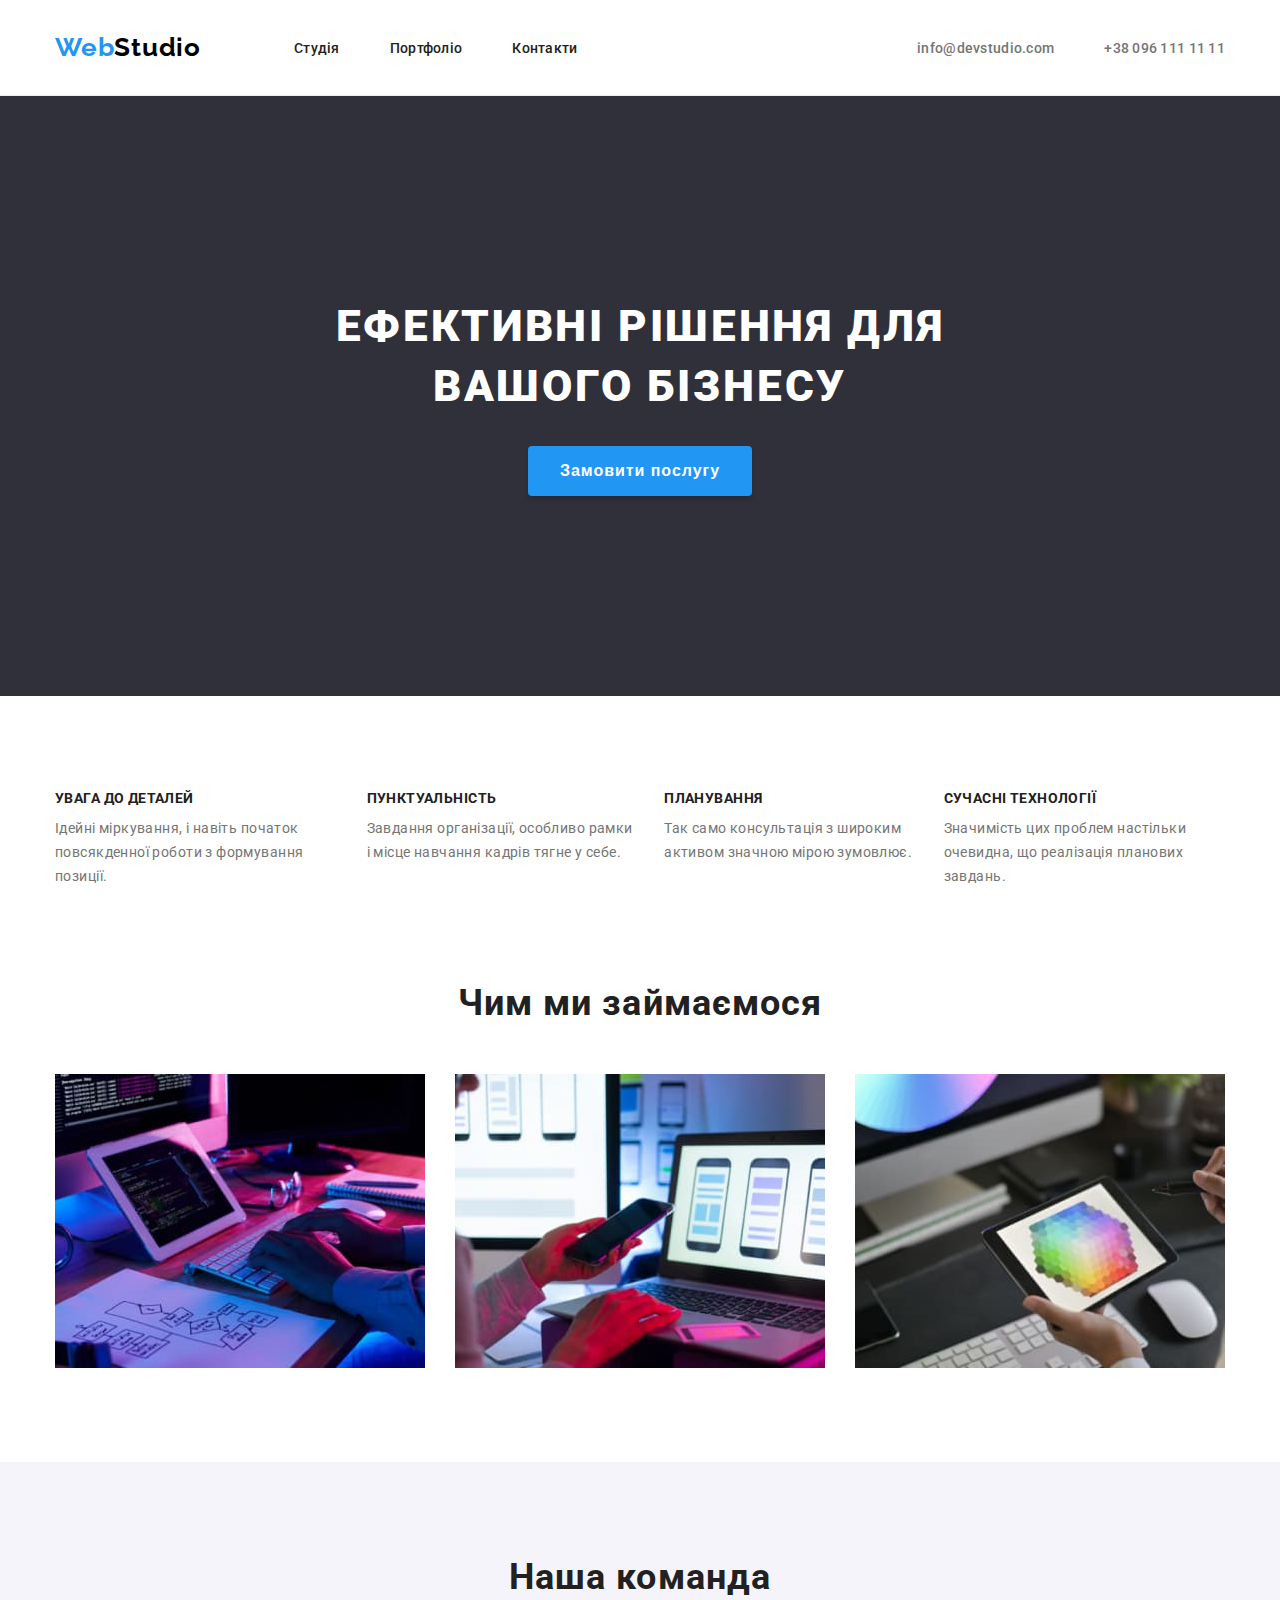
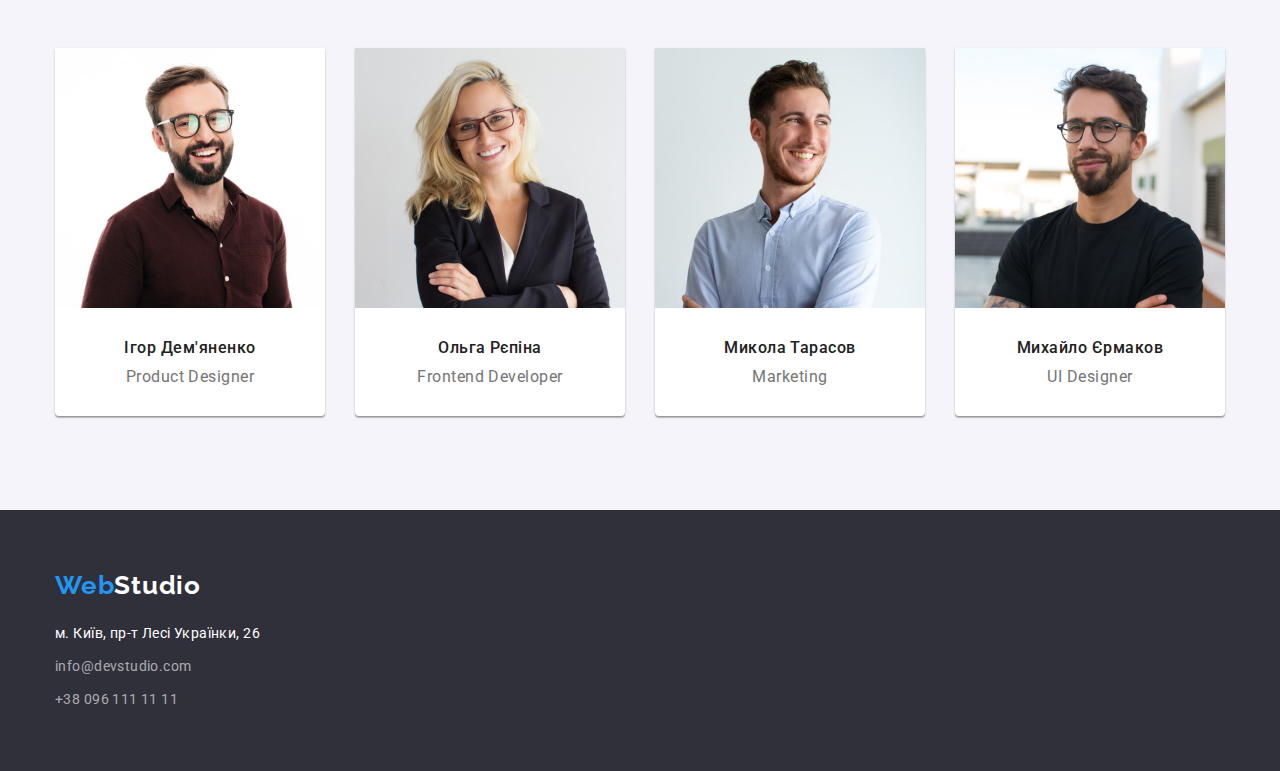
<file: index.html>
<!DOCTYPE html>
<html lang="uk">
  <head>
    <meta charset="UTF-8" />
    <meta http-equiv="X-UA-Compatible" content="IE=edge" />
    <meta name="viewport" content="width=device-width, initial-scale=1.0" />
    <title>Студія</title>
    <link rel="preconnect" href="https://fonts.googleapis.com" />
    <link rel="preconnect" href="https://fonts.gstatic.com" crossorigin />
    <link
      rel="stylesheet"
      href="https://cdnjs.cloudflare.com/ajax/libs/modern-normalize/1.1.0/modern-normalize.min.css"
      integrity="sha512-wpPYUAdjBVSE4KJnH1VR1HeZfpl1ub8YT/NKx4PuQ5NmX2tKuGu6U/JRp5y+Y8XG2tV+wKQpNHVUX03MfMFn9Q=="
      crossorigin="anonymous"
      referrerpolicy="no-referrer"
    />
    <link
      href="https://fonts.googleapis.com/css2?family=Raleway:wght@700&family=Roboto:wght@400;500;700;900&display=swap"
      rel="stylesheet"
    />
    <link rel="stylesheet" href="./css/styles.css" />
  </head>
  <body>
    <header class="header">
      <div class="container header-container">
        <a class="logo" href="./index.html">
          Web<span class="l-header">Studio</span></a
        >
        <nav>
          <ul class="header-nav">
            <li><a class="header-nav-link" href="./index.html">Студія</a></li>
            <li>
              <a class="header-nav-link" href="./portfolio.html">Портфоліо</a>
            </li>
            <li><a class="header-nav-link" href="#">Контакти</a></li>
          </ul>
        </nav>
        <ul class="header-contact">
          <li>
            <a class="header-contact-link" href="mailto:info@devstudio.com"
              >info@devstudio.com</a
            >
          </li>
          <li>
            <a class="header-contact-link" href="tel:+380961111111"
              >+38 096 111 11 11</a
            >
          </li>
        </ul>
      </div>
    </header>

    <main>
      <section class="section one">
        <div class="container">
          <h1 class="sec-one-tit">Ефективні рішення для вашого бізнесу</h1>
          <button class="sec-one-bt" type="button">Замовити послугу</button>
        </div>
      </section>
      <section class="section benefits">
        <div class="container">
          <h2 class="visually-hidden">Переваги</h2>
          <ul class="sec-benefits-list">
            <li>
              <h3 class="sec-benefits-tit">УВАГА ДО ДЕТАЛЕЙ</h3>
              <p class="sec-benefits-text">
                Ідейні міркування, і навіть початок повсякденної роботи з
                формування позиції.
              </p>
            </li>
            <li>
              <h3 class="sec-benefits-tit">ПУНКТУАЛЬНІСТЬ</h3>
              <p class="sec-benefits-text">
                Завдання організації, особливо рамки і місце навчання кадрів
                тягне у себе.
              </p>
            </li>
            <li>
              <h3 class="sec-benefits-tit">ПЛАНУВАННЯ</h3>
              <p class="sec-benefits-text">
                Так само консультація з широким активом значною мірою зумовлює.
              </p>
            </li>
            <li>
              <h3 class="sec-benefits-tit">СУЧАСНІ ТЕХНОЛОГІЇ</h3>
              <p class="sec-benefits-text">
                Значимість цих проблем настільки очевидна, що реалізація
                планових завдань.
              </p>
            </li>
          </ul>
        </div>
      </section>
      <section class="section do">
        <div class="container">
          <h2 class="sec-do-tit">Чим ми займаємося</h2>
          <ul class="sec-do-list">
            <li>
              <img
                src="./images/img1.jpg"
                alt="робочий стіл розробникм"
                width="370"
              />
            </li>
            <li>
              <img
                src="./images/img2.jpg"
                alt="робота над мобільним додатком"
                width="370"
              />
            </li>
            <li>
              <img src="./images/img3.jpg" alt="розробка дизайну" width="370" />
            </li>
          </ul>
        </div>
      </section>
      <section class="section team">
        <div class="container">
          <h2 class="sec-team-tit">Наша команда</h2>

          <ul class="sec-team-list">
            <li class="sec-team-items">
              <img src="./images/img21.jpg" alt="Ігор Дем'яненко" width="270" />
              <div class="sec-team-cart">
                <h3 class="sec-team-nome">Ігор Дем'яненко</h3>
              <p class="sec-team-text">Product Designer</p>
              </div>
            </li>
            <li class="sec-team-items">
              <img src="./images/img22.jpg" alt="Ольга Рєпіна" width="270" />
              <div class="sec-team-cart">
                <h3 class="sec-team-nome">Ольга Рєпіна</h3>
                <p class="sec-team-text">Frontend Developer</p>
              </div>
            </li>
            <li class="sec-team-items">
              <img src="./images/img23.jpg" alt="Микола Тарасов" width="270" />
              <div class="sec-team-cart">
                <h3 class="sec-team-nome">Микола Тарасов</h3>
                <p class="sec-team-text">Marketing</p>
              </div>
              
            </li>
            <li class="sec-team-items">
              <img src="./images/img24.jpg" alt="Михайло Єрмаков" width="270" />
              <div class="sec-team-cart">
                <h3 class="sec-team-nome">Михайло Єрмаков</h3>
              <p class="sec-team-text">UI Designer</p>
              </div>
              
            </li>
          </ul>
        </div>
      </section>
    </main>
    <footer class="footer">
      <div class="container">
        <a class="logo" href="./index.html">
          Web<span class="l-footer">Studio</span>
        </a>
        <address>
          <ul class="footer-list">
            <li class="footer-item">
              <a
                class="footer-adress"
                href="https://goo.gl/maps/WYoXbRYxHbfTvHFD9"
                target="_blank"
                rel="noopener noreferrer"
                >м. Київ, пр-т Лесі Українки, 26</a
              >
            </li>
            <li class="footer-items">
              <a class="footer-link" href="mailto:info@devstudio.com"
                >info@devstudio.com</a
              >
            </li>
            <li class="footer-items">
              <a class="footer-link" href="tel:+380961111111"
                >+38 096 111 11 11</a
              >
            </li>
          </ul>
        </address>
      </div>
    </footer>
  </body>
</html>
</file>
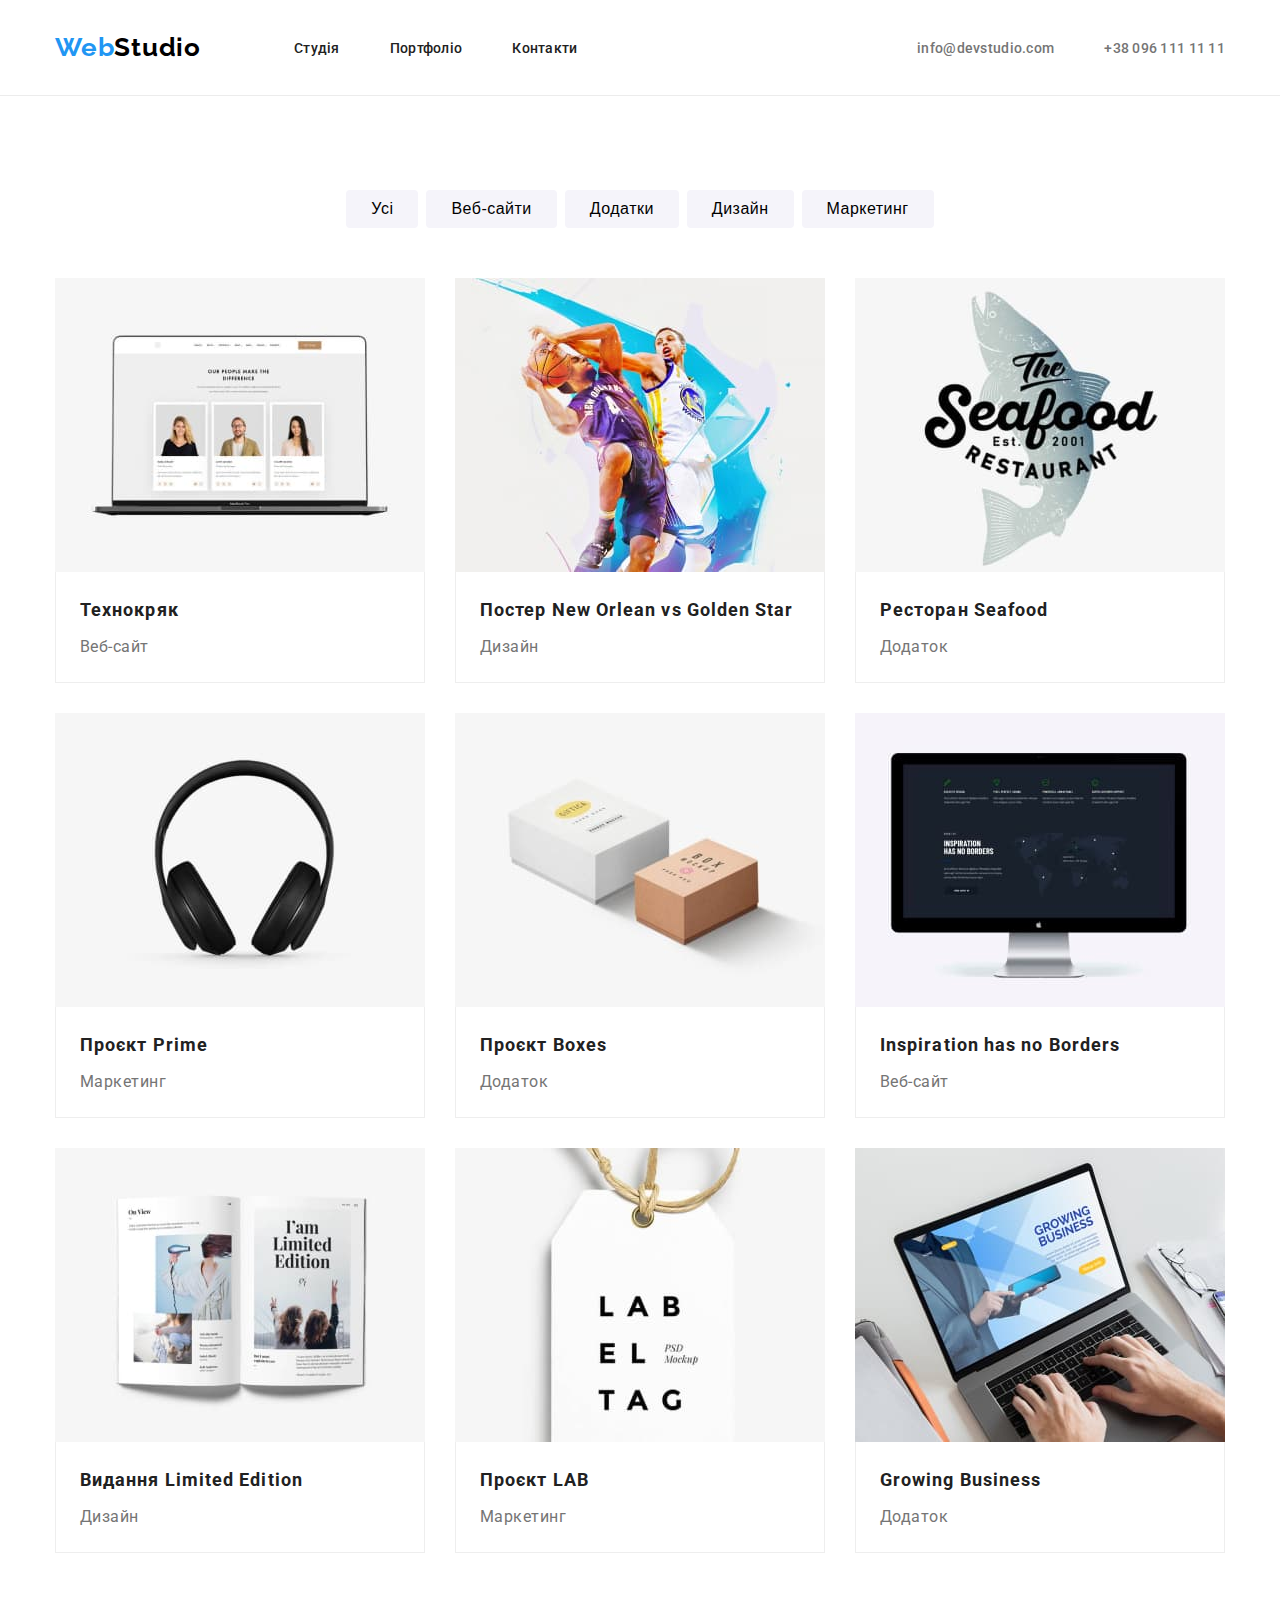
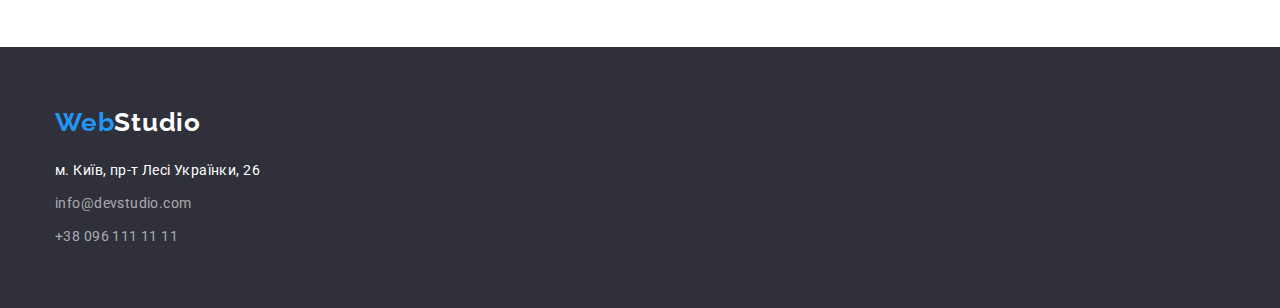
<file: portfolio.html>
<!DOCTYPE html>
<html lang="uk">
  <head>
    <meta charset="UTF-8" />
    <meta http-equiv="X-UA-Compatible" content="IE=edge" />
    <meta name="viewport" content="width=device-width, initial-scale=1.0" />
    <title>Портфоліо</title>
    <link rel="preconnect" href="https://fonts.googleapis.com" />
    <link rel="preconnect" href="https://fonts.gstatic.com" crossorigin />
    <link
      rel="stylesheet"
      href="https://cdnjs.cloudflare.com/ajax/libs/modern-normalize/1.1.0/modern-normalize.min.css"
      integrity="sha512-wpPYUAdjBVSE4KJnH1VR1HeZfpl1ub8YT/NKx4PuQ5NmX2tKuGu6U/JRp5y+Y8XG2tV+wKQpNHVUX03MfMFn9Q=="
      crossorigin="anonymous"
      referrerpolicy="no-referrer"
    />
    <link
      href="https://fonts.googleapis.com/css2?family=Raleway:wght@700&family=Roboto:wght@400;500;700;900&display=swap"
      rel="stylesheet"
    />
    <link rel="stylesheet" href="./css/styles.css" />
  </head>

  <body>
    <header class="header">
      <div class="container header-container">
        <a class="logo" href="./index.html">
          Web<span class="l-header">Studio</span></a
        >
        <nav>
          <ul class="header-nav">
            <li><a class="header-nav-link" href="./index.html">Студія</a></li>
            <li>
              <a class="header-nav-link" href="./portfolio.html">Портфоліо</a>
            </li>
            <li><a class="header-nav-link" href="#">Контакти</a></li>
          </ul>
        </nav>
        <ul class="header-contact">
          <li>
            <a class="header-contact-link" href="mailto:info@devstudio.com"
              >info@devstudio.com</a
            >
          </li>
          <li>
            <a class="header-contact-link" href="tel:+380961111111"
              >+38 096 111 11 11</a
            >
          </li>
        </ul>
      </div>
    </header>

    <main>
      <section class="section projects">
        <div class="container">
          <h1 class="visually-hidden">Портфоліо проектів</h1>

          <ul class="sec-filter-list">
            <li><button class="sec-filter-bt" type="button">Усі</button></li>
            <li>
              <button class="sec-filter-bt" type="button">Веб-сайти</button>
            </li>
            <li>
              <button class="sec-filter-bt" type="button">Додатки</button>
            </li>
            <li><button class="sec-filter-bt" type="button">Дизайн</button></li>
            <li>
              <button class="sec-filter-bt" type="button">Маркетинг</button>
            </li>
          </ul>

          <ul class="sec-projects-list">
            <li class="sec-projects-item">
              <img
                src="./images/img31.jpg"
                alt="Нутбук з веб-сайтом"
                width="370"
                height="294"
              />
              <div class="sec-projects-cart">
                <h3 class="sec-projects-nome">Технокряк</h3>
                <p class="sec-projects-text">Веб-сайт</p>
              </div>
            </li>
            <li class="sec-projects-item">
              <img
                src="./images/img32.jpg"
                alt="Постер"
                width="370"
                height="294"
              />
              <div class="sec-projects-cart">
                <h3 class="sec-projects-nome">
                  Постер New Orlean vs Golden Star
                </h3>
                <p class="sec-projects-text">Дизайн</p>
              </div>
            </li>
            <li class="sec-projects-item">
              <img
                src="./images/img33.jpg"
                alt="Дизайн додатку для ресторану"
                width="370"
                height="294"
              />
              <div class="sec-projects-cart">
                <h3 class="sec-projects-nome">Ресторан Seafood</h3>
                <p class="sec-projects-text">Додаток</p>
              </div>
            </li>
            <li class="sec-projects-item">
              <img
                src="./images/img34.jpg"
                alt="Навушники"
                width="370"
                height="294"
              />
              <div class="sec-projects-cart">
                <h3 class="sec-projects-nome">Проєкт Prime</h3>
                <p class="sec-projects-text">Маркетинг</p>
              </div>
            </li>
            <li class="sec-projects-item">
              <img
                src="./images/img35.jpg"
                alt="Дизайн додатку Boxes"
                width="370"
                height="294"
              />
              <div class="sec-projects-cart">
                <h3 class="sec-projects-nome">Проєкт Boxes</h3>
                <p class="sec-projects-text">Додаток</p>
              </div>
            </li>
            <li class="sec-projects-item">
              <img
                src="./images/img36.jpg"
                alt="Веб-сайт на моніторі"
                width="370"
                height="294"
              />
              <div class="sec-projects-cart">
                <h3 class="sec-projects-nome">Inspiration has no Borders</h3>
                <p class="sec-projects-text">Веб-сайт</p>
              </div>
            </li>
            <li class="sec-projects-item">
              <img
                src="./images/img37.jpg"
                alt="Розгортка журналу"
                width="370"
                height="294"
              />
              <div class="sec-projects-cart">
                <h3 class="sec-projects-nome">Видання Limited Edition</h3>
                <p class="sec-projects-text">Дизайн</p>
              </div>
            </li>
            <li class="sec-projects-item">
              <img
                src="./images/img38.jpg"
                alt="Дизайн для проекту LAB"
                width="370"
                height="294"
              />
              <div class="sec-projects-cart">
                <h3 class="sec-projects-nome">Проєкт LAB</h3>
                <p class="sec-projects-text">Маркетинг</p>
              </div>
            </li>
            <li class="sec-projects-item">
              <img
                src="./images/img39.jpg"
                alt="Робота за ноутбуком"
                width="370"
                height="294"
              />
              <div class="sec-projects-cart">
                <h3 class="sec-projects-nome">Growing Business</h3>
                <p class="sec-projects-text">Додаток</p>
              </div>
            </li>
          </ul>
        </div>
      </section>
    </main>

    <footer class="footer">
      <div class="container">
        <a class="logo" href="./index.html">
          Web<span class="l-footer">Studio</span>
        </a>
        <address>
          <ul class="footer-list">
            <li class="footer-item">
              <a
                class="footer-adress"
                href="https://goo.gl/maps/WYoXbRYxHbfTvHFD9"
                target="_blank"
                rel="noopener noreferrer"
                >м. Київ, пр-т Лесі Українки, 26</a
              >
            </li>
            <li class="footer-items">
              <a class="footer-link" href="mailto:info@devstudio.com"
                >info@devstudio.com</a
              >
            </li>
            <li class="footer-items">
              <a class="footer-link" href="tel:+380961111111"
                >+38 096 111 11 11</a
              >
            </li>
          </ul>
        </address>
      </div>
    </footer>
  </body>
</html>
</file>
<file: css/styles.css>
*{
    margin: 0; padding: 0;
    box-sizing: border-box;
}
:root{
    --gray-dark:#2F303A;
    --gray-light:#F5F4FA;
    --wight:white;
    --mt-color:#212121;
    --nt-color:#757575;
    --blue:#2196F3;

}

h1,
h2,
h3,
h4,
h5,
h6,
p{
    margin: 0;
}
 
ul{
    list-style: none;
    margin: 0;
    padding: 0;
}
img{
    display: block;
}
body{
    font-family: 'Roboto', sans-serif;
    color: var(--mt-color);
}

.container{
    width: 1200px;
    padding-left: 15px;
    padding-right: 15px;
    margin: 0 auto;
  }

.header-container{
    display: flex;
    align-items: center;
}

.header {
    background-color: var(--wight);
    padding-top: 32px;
    padding-bottom: 32px;
    border-bottom: 1px solid #ECECEC;
}
.logo {
    font-family: 'Raleway', sans-serif;
    text-decoration: none;
    font-weight: 700;
font-size: 26px;
line-height: calc(31/26);
letter-spacing: 0.03em;
color: var(--blue);
}
.l-header{
    color: #000000;

}
.header-nav{
    display: flex;
    gap: 50px;
    margin-left: 93px;
}
.header-contact{
    display: flex;
    gap: 50px;
    margin-left: auto;
}
.header-nav-link,
.header-contact-link {
font-weight: 500;
font-size: 14px;
line-height: calc(16/14);
letter-spacing: 0.02em;
text-decoration: none;}
.header-nav-link{
color: var(--mt-color);
}
.header-contact-link{
    color: var(--nt-color);
}

.header-nav-link:hover,
.header-nav-link:focus,
.header-nav-link:active,
.header-contact-link:hover,
.header-contact-link:focus,
.header-contact-link:active{
    color:var(--blue);
}
.section{
    padding-top: 94px;
    padding-bottom: 94px;
}
.one {
    background-color: var(--gray-dark);
    padding-top: 200px;
    padding-bottom: 200px;
}
.sec-one-tit {
    width: 696px;
    margin: 0 auto;
    font-weight: 900;
font-size: 44px;
line-height: calc(60/44);
text-align: center;
letter-spacing: 0.06em;
text-transform: uppercase;
color: #FFFFFF;
margin-bottom: 30px;
}
.sec-one-bt {
background-color: var(--blue); 
font-weight: 700;
font-size: 16px;
line-height: calc(30/16);
display: flex;
align-items: center;
text-align: center;
letter-spacing: 0.06em;
color: #FFFFFF;
border: none;
cursor: pointer;
padding: 10px 32px;
display: block;
margin: 0 auto;
box-shadow: 0px 4px 4px rgba(0, 0, 0, 0.15);
border-radius: 4px;
}
.benefits,
.do,
.projects {
    background: var(--wight);
}
.benefits{
    padding-bottom: 0px;
}
.visually-hidden{
    position: absolute;
  width: 1px;
  height: 1px;
  margin: -1px;
  border: 0;
  padding: 0;
  white-space: nowrap;
  clip-path: inset(100%);
  clip: rect(0 0 0 0);
  overflow: hidden;
}
.sec-benefits-list,
.sec-do-list,
.sec-team-list{
    display: flex;
    gap: 30px;
}
.sec-benefits-tit {
    font-weight: 700;
font-size: 14px;
line-height: calc(16/14);
letter-spacing: 0.03em;
text-transform: uppercase;
margin-bottom: 10px;
}
.sec-benefits-text {
    font-weight: 400;
font-size: 14px;
line-height: calc(24/14);
letter-spacing: 0.03em;
color: var(--nt-color);
}

/*.sec-do {
}*/
.sec-do-tit,
.sec-team-tit {
font-weight: 700;
font-size: 36px;
line-height: calc(42/36);
text-align: center;
letter-spacing: 0.03em;
margin-bottom: 50px;
}

.team {
background-color: var(--gray-light);
}

.sec-team-items{
    background: var(--wight);
box-shadow: 0px 1px 3px rgba(0, 0, 0, 0.12), 0px 1px 1px rgba(0, 0, 0, 0.14), 0px 2px 1px rgba(0, 0, 0, 0.2);
border-radius: 0px 0px 4px 4px;
}
.sec-team-cart{
    padding-top: 30px;
    padding-bottom: 30px;
}
.sec-team-nome {
font-weight: 500;
font-size: 16px;
line-height: calc(19/16);
text-align: center;
letter-spacing: 0.03em;
padding-bottom: 10px;
}
.sec-team-text {
    font-weight: 400;
font-size: 16px;
line-height: calc(19/16);
text-align: center;
letter-spacing: 0.03em;
color: var(--nt-color);
}

.footer{
    background-color: var(--gray-dark);
    padding-top: 60px;
    padding-bottom: 60px;
  }
.l-footer {
    color: #FFFFFF;
}

.footer-adress,
.footer-link {
    font-weight: 400;
    font-size: 14px;
    line-height: 24px;
 letter-spacing: 0.03em;
 text-decoration: none;
 font-style: normal;
}
.footer-adress{
    color: #FFFFFF;

}
.footer-link {
    color:  rgba(255, 255, 255, 0.6);
}
.footer-item {
margin-top: 20px;
}
.footer-items{
    margin-top: 9px;
}
.footer-adress:hover,
.footer-adress:focus,
.footer-adress:active,
.footer-link:hover,
.footer-link:focus,
.footer-link:active{
    color: var(--blue);  
}



.sec-filter-list {
    display: flex;
    justify-content: center;
    gap: 8px;
    margin-bottom: 50px;
   }
.sec-filter-bt {
    font-weight: 500;
font-size: 16px;
line-height: calc(26/16);
text-align: center;
letter-spacing: 0.03em;
background-color: var(--gray-light);
cursor: pointer;
border: none;
border-radius: 4px;
padding: 6px 25px;
}
.sec-filter-bt:hover,
.sec-filter-bt:focus,
.sec-filter-bt:active {
    color: #FFFFFF;
    background-color: var(--blue);
    box-shadow:  0px 2px 2px 0px rgba(0, 0, 0, 0.12),  0px 1px 2px 0px rgba(0, 0, 0, 0.08), 0px 3px 1px 0px rgba(0, 0, 0, 0.1);
    border: none;
}


.sec-projects-list {
    display: flex;
   flex-wrap: wrap;
   gap: 30px;
   padding: 0;
}
.sec-projects-item{
    flex-basis: calc((100% - 60px)/3);
}
.sec-projects-cart{
    padding: 20px 24px;
    border-bottom:1px solid #EEEEEE; 
    border-left: 1px solid #EEEEEE;
    border-right: 1px solid #EEEEEE;
}
.sec-projects-nome {
    font-weight: 700;
font-size: 18px;
line-height: calc(36/18);
letter-spacing: 0.06em;
margin-bottom: 4px;
}
.sec-projects-text {
    font-weight: 400;
font-size: 16px;
line-height: calc(30/16);
letter-spacing: 0.03em;
color: var(--nt-color);
}
</file>
